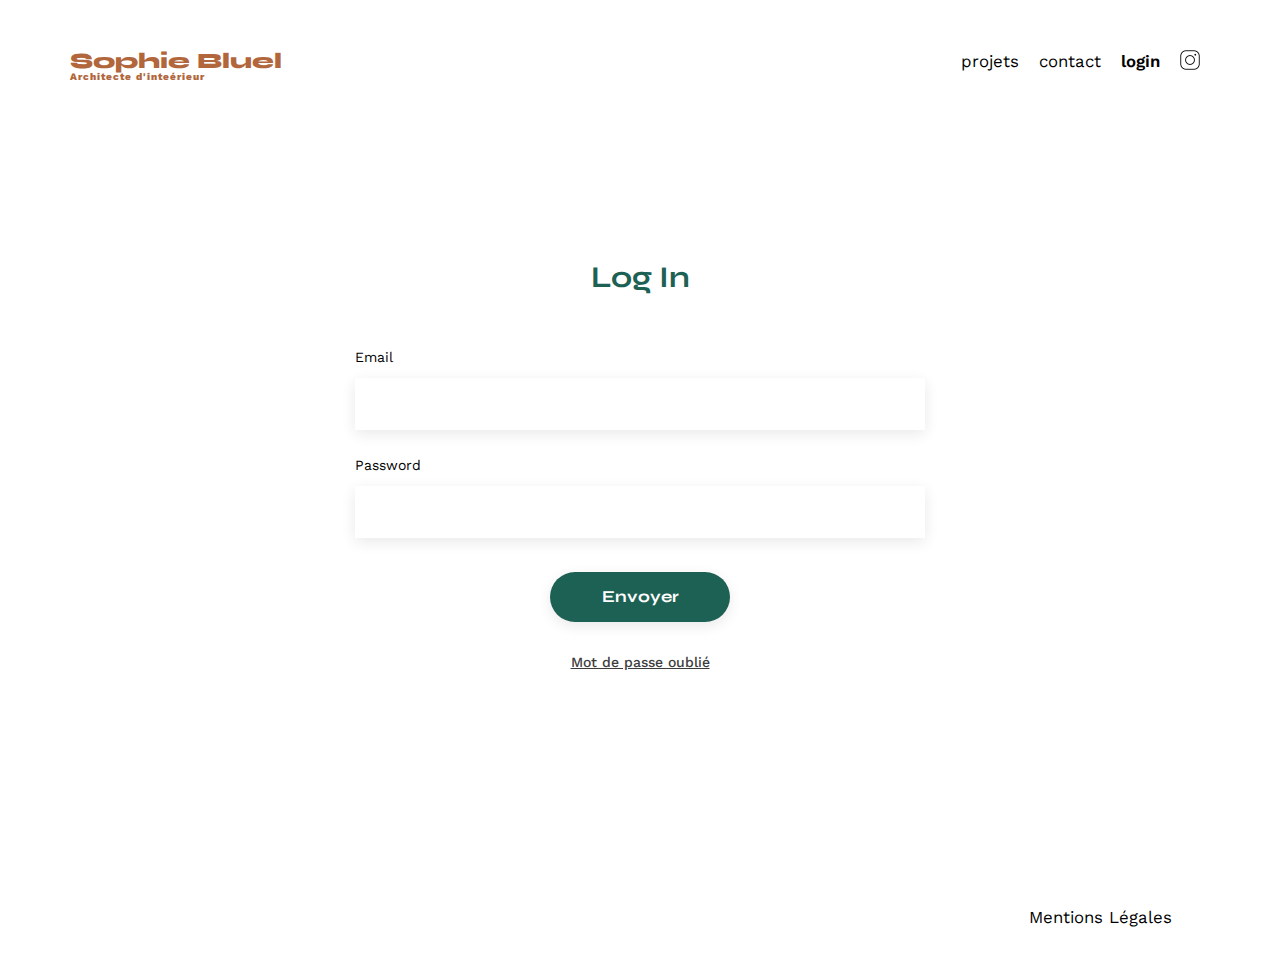
<file: FrontEnd/assets/login.html>
<!DOCTYPE html>
<html lang="fr">
<head>
	<meta charset="UTF-8">
	<title>Sophie Bluel - Architecte d'intérieur</title>
	<meta name="viewport" content="width=device-width, initial-scale=1.0">
	<link rel="preconnect" href="https://fonts.googleapis.com">
	<link rel="preconnect" href="https://fonts.gstatic.com" crossorigin>
	<link href="https://fonts.googleapis.com/css2?family=Syne:wght@700;800&family=Work+Sans&display=swap" rel="stylesheet">
	<meta name="description" content="">
	<link rel="stylesheet" href="./style.css">
</head>
<body class="body">
    <header>
        <h1>Sophie Bluel <span>Architecte d'inteérieur</span></h1>
        <nav>
            <ul>
                <li><a href="../index.html#portfolio">projets</a></li>
                <li><a href="../index.html#contact">contact</a></li>
                <li id="bold"><a href="#">login</a></li>
                <li><img src="./icons/instagram.png" alt="Instagram"></li>
            </ul>
        </nav>
    </header>
    <main class="main">
        <section id="login">
            <h2>Log In</h2>
            <p id="logErreur">Email ou mot de passe incorrect !</p>
            <p id="logVide">Veuiller remplir les champs obligatoire !</p>
            <form method="post" action="http://localhost:5678/api/users/login">
                <label  for="email">Email <span class="vide">*</span></label>
                <input type="email" name="loginInfo" id="email">
                <label for="password">Password <span class="vide">*</span></label>
                <input type="password" name="loginInfo" id="password">
                <input type="submit" id="submit" value="Envoyer">
            </form>
            <span class="motDePasse">
                <a id="motDePasseOublie" href="#">Mot de passe oublié</a>
            </span>
        </section>
    </main>
    <footer class="foot">
        <nav>
            <ul>
                <li>Mentions Légales</li>
            </ul>
        </nav>
    </footer>
    <script src="../js/login.js"></script>
</body>
</html>
</file>
<file: FrontEnd/assets/style.css>
/* http://meyerweb.com/eric/tools/css/reset/
   v2.0 | 20110126
   License: none (public domain)
*/
:root {
	--vert:#1D6154;
	--orange:#B1663C;
	--white: white;
	--black:#000000;
	--motDePasse:#3D3D3D;
	--rouge:#D65353;
}
html, body, div, span, applet, object, iframe,
h1, h2, h3, h4, h5, h6, p, blockquote, pre,
a, abbr, acronym, address, big, cite, code,
del, dfn, em, img, ins, kbd, q, s, samp,
small, strike, strong, sub, sup, tt, var,
b, u, i, center,
dl, dt, dd, ol, ul, li,
fieldset, form, label, legend,
table, caption, tbody, tfoot, thead, tr, th, td,
article, aside, canvas, details, embed,
figure, figcaption, footer, header, hgroup,
menu, nav, output, ruby, section, summary,
time, mark, audio, video {
	margin: 0;
	padding: 0;
	border: 0;
	font-size: 100%;
	font: inherit;
	vertical-align: baseline;
}
/* HTML5 display-role reset for older browsers */
article, aside, details, figcaption, figure,
footer, header, hgroup, menu, nav, section {
	display: block;
}
.supprimer:focus {
	color: var(--vert);
	font-weight: 700;
}
body {
	line-height: 1;
	font-family: 'Work Sans';
	font-size: 14px;
}
ol, ul {
	list-style: none;
}
blockquote, q {
	quotes: none;
}
blockquote:before, blockquote:after,
q:before, q:after {
	content: '';
	content: none;
}
table {
	border-collapse: collapse;
	border-spacing: 0;
}
/** end reset css**/
header, main, footer {
	max-width: 1140px;
	margin:auto;
}
#publication {
	background: var(--black);
	width: 100vw;
	height: 60px;
	display: flex;
	align-items: center;
	justify-content: center;
}
#publication {
	display: none;
}
#publication div {
	display: flex;
	justify-content: center;
	align-items: center;
	gap: 20px;
}
#publication div a {
	text-decoration: none;
	color: var(--white);
}
#publication div a:hover {
	font-weight: 700;
}
#publication div button {
	font-weight: 700;
	color: var(--black);
	background-color: var(--white);
	width: 180px;
	height: 40px;
	border-radius: 60px ;
	cursor: pointer;
	border: none;
	transition: 0.2s;
}
#publication div button:hover {
	color: var(--vert);
	height: 45px;
	width: 185px;
	transition: 0.2s;
}
header {
	display: flex;
	justify-content: space-between;
	margin: 50px auto
}
section {
	margin: 50px 0
}

h1{
	display: flex;
	flex-direction: column;
	font-family: 'Syne';
	font-size: 22px;
	font-weight: 800;
	color: var(--orange);
}

h1 > span {
	font-family: 'Work Sans';
	font-size:10px;
	letter-spacing: 0.1em;
;
}

h2{
	font-family: 'Syne';
	font-weight: 700;
	font-size: 30px;
	color: var(--vert);
}
nav ul {
	display: flex;
	align-items: center;
	list-style-type: none;

}
#bold {
	font-weight: 600;
}
#out {
	display: none;
}
nav li {
	padding: 0 10px;
	font-size: 1.2em;
	cursor: pointer;
}
nav a {
	text-decoration: none;
	color: var(--black);
}
nav ul li img {
	width: 1.2em;
	height: 1.2em;
}
nav ul li a:hover {
	color: var(--orange);
	font-weight: 700;
}
#introduction {
	display: flex;
	align-items: center;
	margin: 120px 5em 0 5em;
}
#introduction figure {
	flex: 1
}
#introduction img {
	display: block;
	margin-bottom: 10px;
	width: 80%;
}
#fig a {
	text-decoration: none;
	color: #000000;
	display: none;
}
#fig a:hover {
	font-weight: 700;
	color: var(--vert);
}
#introduction article {
	flex: 1
}
#introduction h2 {
	margin-bottom: 1em;
}

#introduction p {
	margin-bottom: 0.5em;
}
#portfolio {
	margin: 0 5em;
}
#portfolio h2 {
	text-align: center;
	margin: 2em 0 1em 0;
	transition: 0.3s;
}
.containerModale {
	display: flex;
	align-items: center;
	justify-content: center;
	gap: 30px;
}
.containerModale a {
	text-decoration: none;
	color: #000000;
	display: none;
}
.containerModale a:hover {
	font-weight: 700;
	color: var(--vert);
}
#modalSupr {
	z-index: 2;
}
.modal, #modalSupr {
	position: fixed;
	display: flex;
	align-items: center;
	justify-content: center;
	top: 0;
	left: 0;
	width: 100%;
	height: 100%;
	background: rgba(0, 0, 0, 0.3);
}
.modalWrapper{
	overflow: auto;
	width: 630px;
	max-width: calc(100vw - 20px);
	max-height: calc(100vh - 20px);
	background: var(--white);
	padding: 30px;
	border-radius: 10px;
	display: flex;
	flex-direction: column;
	justify-content: end;
}
#modalSupprWrapper {
	overflow: auto;
	width: 540px;
	max-width: calc(100vw - 20px);
	max-height: calc(100vh - 20px);
	background: var(--white);
	padding: 30px;
	border-radius: 10px;
	display: flex;
	flex-direction: column;
	justify-content: end;
}
.jsModal {
	border: none;
	cursor: pointer;
	width: 20px;
}
#jsModalReturn {
	display: none;
	background: var(--white);
}
#jsModalClose {
	margin-left: 585px;
	background: var(--white);
}
#titleModal {
	font-family: 'Work Sans';
    font-weight: 700;
    font-size: 26px;
    color: var(--vert);
	text-align: center;
	margin-top: 10px;
}
#titleModal2 {
	display: none;
	font-family: 'Work Sans';
    font-weight: 700;
    font-size: 26px;
    color: var(--vert);
	text-align: center;
	margin-top: 10px;
}
input[name="title"], select[name="categorie"] {
	height: 50px;
	border: none;
}
select[name="categorie"] {
	cursor: pointer;
	margin-left: 10px;
}
input[name="title"] {
	margin-left: 10px;
}
input[name="title"]:hover {
	background-color: #E8F1F6;
}
.weight {
	font-weight: 600;
}
.containerPhoto {
	display: flex;
	flex-direction: column;
	align-items: center;
	gap: 10px;
	background-color: #E8F1F6;
	border-radius: 3px;
	padding: 20px;
}
.fa-image {
	color: #B9C5CC;
	font-size: 60px;
	cursor: pointer;
}
#photo {
	display: none;
}
.buttonAjoutPhoto {
	font-weight: 600;
	color: #306685;
	background-color: #CBD6DC;
	padding: 13px 31px;
	text-align: center;
	border-radius: 60px ;
	cursor: pointer;
	border: none;
	transition: 0.2s;
}
.buttonAjoutPhoto:hover {
	padding: 15px 34px;
	transition: 0.2s;
}
#galeriePhoto {
	width: 420px;
	margin: auto;
	padding: 50px 0;
	border-bottom: #B3B3B3 solid 1px;
}
#formAjoutPhoto {
	display: flex;
	flex-direction: column;
}
#galeriePhoto div {
	display: flex;
	flex-direction: column;
	gap: 10px;
}
#galeriePhoto #imgWorks {
	width: 100%;
	display: grid;
	grid-template-columns: 1fr 1fr 1fr 1fr 1fr;
	grid-column-gap: 7px;
	grid-row-gap: 7px;
}
#imgWorks img {
	width: 100%;
}
.fa-arrows-up-down-left-right {
	position: absolute;
	top: 6px;
	right: 30px;
	padding: 4px;
	border-radius: 2px;
	background: var(--black);
	color: var(--white);
	z-index: -1;
	transition: 0.3s;
	cursor: pointer;
}
#errNotification1, #errNotification3, #errNotification4{
	color: var(--rouge);
}

.edition:hover > .fa-arrows-up-down-left-right {
	z-index: 1;
	transition: 0.3s;
}
.fa-trash-can {
	color: var(--white);
}
.poubelle {
	position: absolute;
	top: 6px;
	right: 6px;
	background: var(--black);
	border-radius: 2px;
	padding: 4px;
	cursor: pointer;
	user-select: none;
}
.poubelle:hover {
	background: var(--vert);
}
.edit {
	display: none;
}
.edition {
	position: relative;
}
.btn {
	display: flex;
	flex-direction: column;
	justify-content: center;
	margin-bottom: 20px;
}
.btn .supprimer {
	font-family: 'Syne';
	text-align: center;
	color: var(--rouge);
	border: none;
	cursor: pointer;
	background: var(--white);
}
.btn .supprimer:hover {
	color: var(--vert);
}
.buttonPhoto {
	font-family: 'Syne';
	font-weight: 700;
	color: var(--white);
	background-color: var(--vert);
	margin : 2em auto ;
	width: 180px;
	text-align: center;
	border-radius: 60px ;
	cursor: pointer;
	border: none;
	height: 50px;
	transition: 0.2s;
}
.buttonPhoto:hover {
	color: var(--vert);
	background: var(--white);
	transition: 0.2s;
}
#resultat {
	height: 170px;
	width: 130px;
}
.valider {
	display: none;
	font-family: 'Syne';
	font-weight: 700;
	color: var(--white);
	background-color: #A7A7A7;
	margin : 2em auto ;
	width: 180px;
	text-align: center;
	border-radius: 60px ;
	cursor: pointer;
	border: none;
	height: 50px;
	transition: 0.3s;
}
/* .valider:hover {
	color: var(--vert);
	background: var(--white);
	transition: 0.2s;
} */
#portfolio input[name="filtre"] {
	display: none;
}
#modalSupprWrapper h3 {
	color: var(--vert);
	font-weight: 700;
	font-size: 20px;
	text-align: center;
	margin-bottom: 30px;
}
#containerChoix {
	display: flex;
	justify-content: center;
	gap: 15px;
	margin-bottom: 5px;
}
#oui, #non {
	border: var(--vert) 1px solid;
    border-radius: 25px;
    padding: 10px 20px;
    user-select: none;
    flex-wrap: nowrap;
	cursor: pointer;
	font-weight: 700;
	font-family: 'syne';
	font-size: 16px;
	color: var(--vert);
	transition: 0.2s;
}
#oui:hover, #non:hover {
	background: var(--vert);
	color: var(--white);
	transition: 0.2s;
}
.filtres label span {
	border: var(--vert) 1px solid;
    border-radius: 25px;
    padding: 10px 20px;
    user-select: none;
    flex-wrap: nowrap;
	cursor: pointer;
	font-weight: 700;
	font-family: 'syne';
	font-size: 16px;
	color: var(--vert);
	transition: 0.2s;
}
#portfolio label .lesFiltres:hover {
	background: var(--vert);
	color: var(--white);
	transition: 0.2s;
}
#portfolio label input[name="filtre"]:checked ~ span {
	background: var(--vert);
	color: var(--white);
} 
.filtres {
	margin: 3em 0;
	display: flex;
	justify-content: center;
	align-items: center;
	gap: 10px;
}
.gallery div {
	width: 100%;
	display: grid;
	grid-template-columns: 1fr 1fr 1fr;
	grid-column-gap: 20px;
	grid-row-gap: 20px;
}
.gallery div img {
	width: 100%;
}
#contact {
	width: 50%;
	margin: auto;
}
#contact > * {
	text-align: center;
}
#contact h2{
	margin: 50px 0 20px 0;
}
#contact form {
	text-align: left;
	margin-top:30px;
	display: flex;
	flex-direction: column;
}

#contact input {
	height: 50px;
	font-size: 1.2em;
	border: none;
	box-shadow: 0px 4px 14px rgba(0, 0, 0, 0.09);
}
#contact label {
	margin: 2em 0 1em 0;
}
#contact textarea {
	overflow: auto;
	border: none;
	box-shadow: 0px 4px 14px rgba(0, 0, 0, 0.09);
	resize: none;
}

input[type="submit"] {
	font-family: 'Syne';
	font-weight: 700;
	color: var(--white);
	background-color: var(--vert);
	margin : 2em auto ;
	width: 180px;
	text-align: center;
	border-radius: 60px ;
	cursor: pointer;
	transition: 0.2s;
}
input[type="submit"]:hover {
	color: var(--vert);
	background: var(--white);
	transition: 0.2s;
}
footer nav ul {
	display: flex;
	justify-content: flex-end;
	margin: 2em
}
.main {
	margin-top: 180px;
}
#login {
	width: 50%;
	margin: auto;
}
#login input {
	height: 50px;
	font-size: 1.2em;
	border: none;
	box-shadow: 0px 4px 14px rgba(0, 0, 0, 0.09);
}
#login > * {
	text-align: center;
}
#logErreur {
	color: var(--rouge);
	display: none;
}
#logVide {
	color: var(--rouge);
	display: none;
}
.vide {
	color: var(--rouge);
	display: none;
}
#login h2{
	margin-bottom: 20px;
}
#login form {
	text-align: left;
	margin-top:30px;
	display: flex;
	flex-direction: column;
}
#login label {
	margin: 2em 0 1em 0;
}
.motDePasse {
	display: flex;
	width: 100%;
	justify-content: center;
}
#motDePasseOublie {
	color: var(--motDePasse);
	font-weight: 500;
	font-size: 14px;
	font-family: 'Work Sans';
}
.foot {
	margin-top: 240px;
}
</file>
